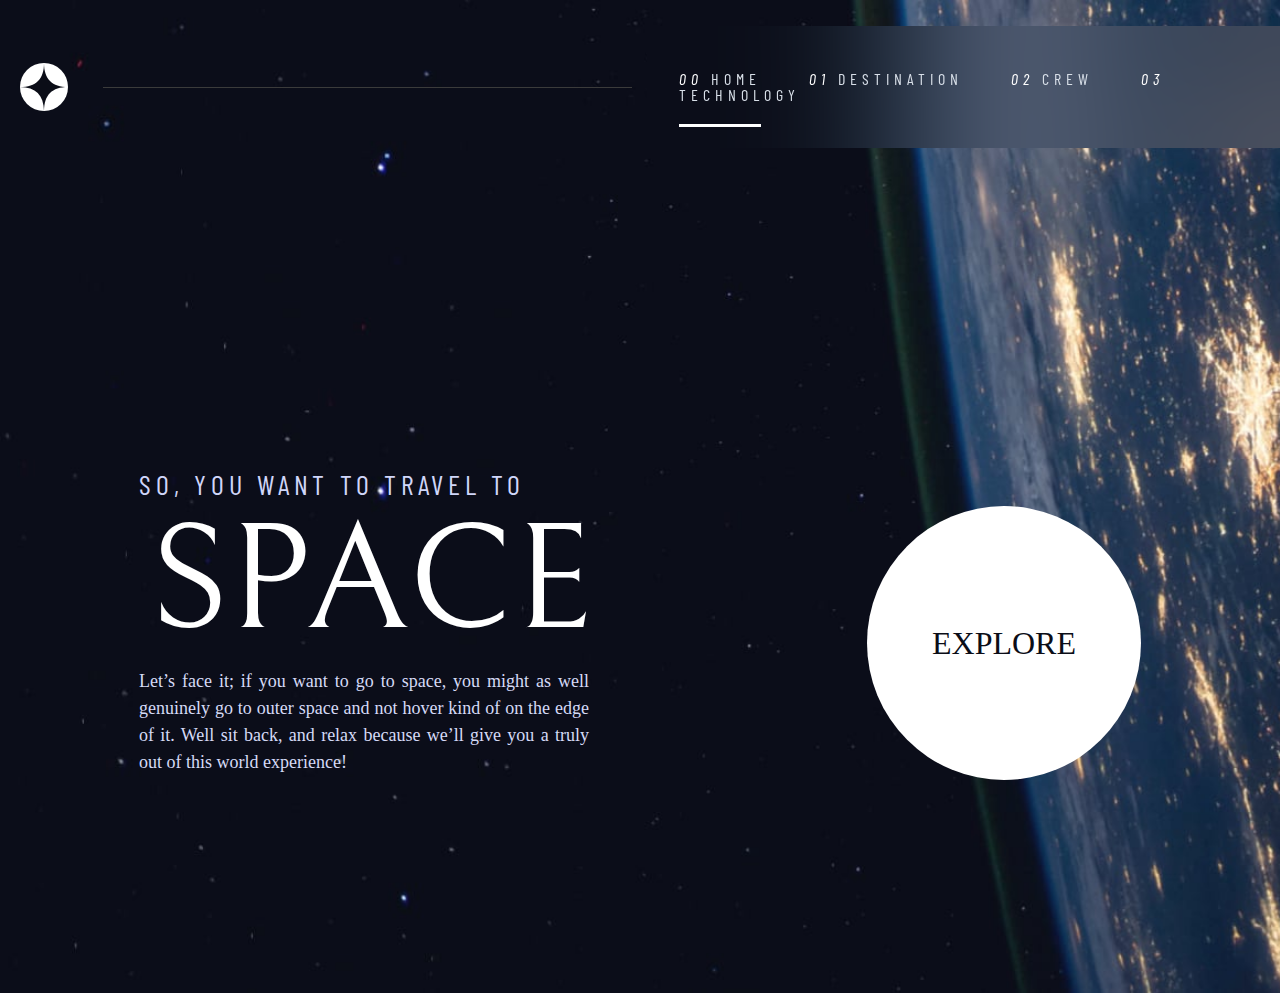
<file: starter-code/index.html>
<!DOCTYPE html>
<html lang="en">
<head>
  <meta charset="UTF-8">
  <meta name="viewport" content="width=device-width, initial-scale=1.0">

  <link rel="icon" type="image/png" sizes="32x32" href="./assets/favicon-32x32.png">
  <link rel="preconnect" href="https://fonts.googleapis.com">
  <link rel="preconnect" href="https://fonts.gstatic.com" crossorigin>
  <link href="https://fonts.googleapis.com/css2?family=Barlow+Condensed:wght@400;700&family=Bellefair&display=swap" rel="stylesheet">
  <link rel="stylesheet" href="./componentes/reset css.css">
  <link rel="stylesheet" href="./componentes/styles.css">
  
  <title>Frontend Mentor | Space tourism website</title>
</head>
<body>
  <header>
    <img src="./assets/shared/logo.svg" alt="logo" class="logo">
    <div class="linha-branca"></div>
      <div class="dropdown">
        <button class="dropbtn"><img src="./assets/shared/icon-hamburger.svg" alt="icone menu" class="dropbtn"></button>
          <div class="list dropdown-content">
          <a href="./index.html" class="list__item" id="home"><span>00</span> Home</a>
          <a href="./destination-moon.html" class="list__item"><span>01</span> Destination</a>
          <a href="./crew-commander.html" class="list__item"><span>02</span> Crew</a>
          <a href="./technology-vehicle.html" class="list__item"><span>03</span> Technology</a>
          </div>
      </div>
  </header>
  <div class="container">
      <div class="conteudo__texto">
        <p class="travel">So, you want to travel to</p>
          <span class="space">Space</span>
          <p class="text">Let’s face it; if you want to go to space, you might as well genuinely go to 
          outer space and not hover kind of on the edge of it. Well sit back, and relax 
          because we’ll give you a truly out of this world experience!</p>
      </div>
      <a href="./destination-moon.html" class="botao__explore">Explore</a>
  </div>
</body>
</html>
</file>
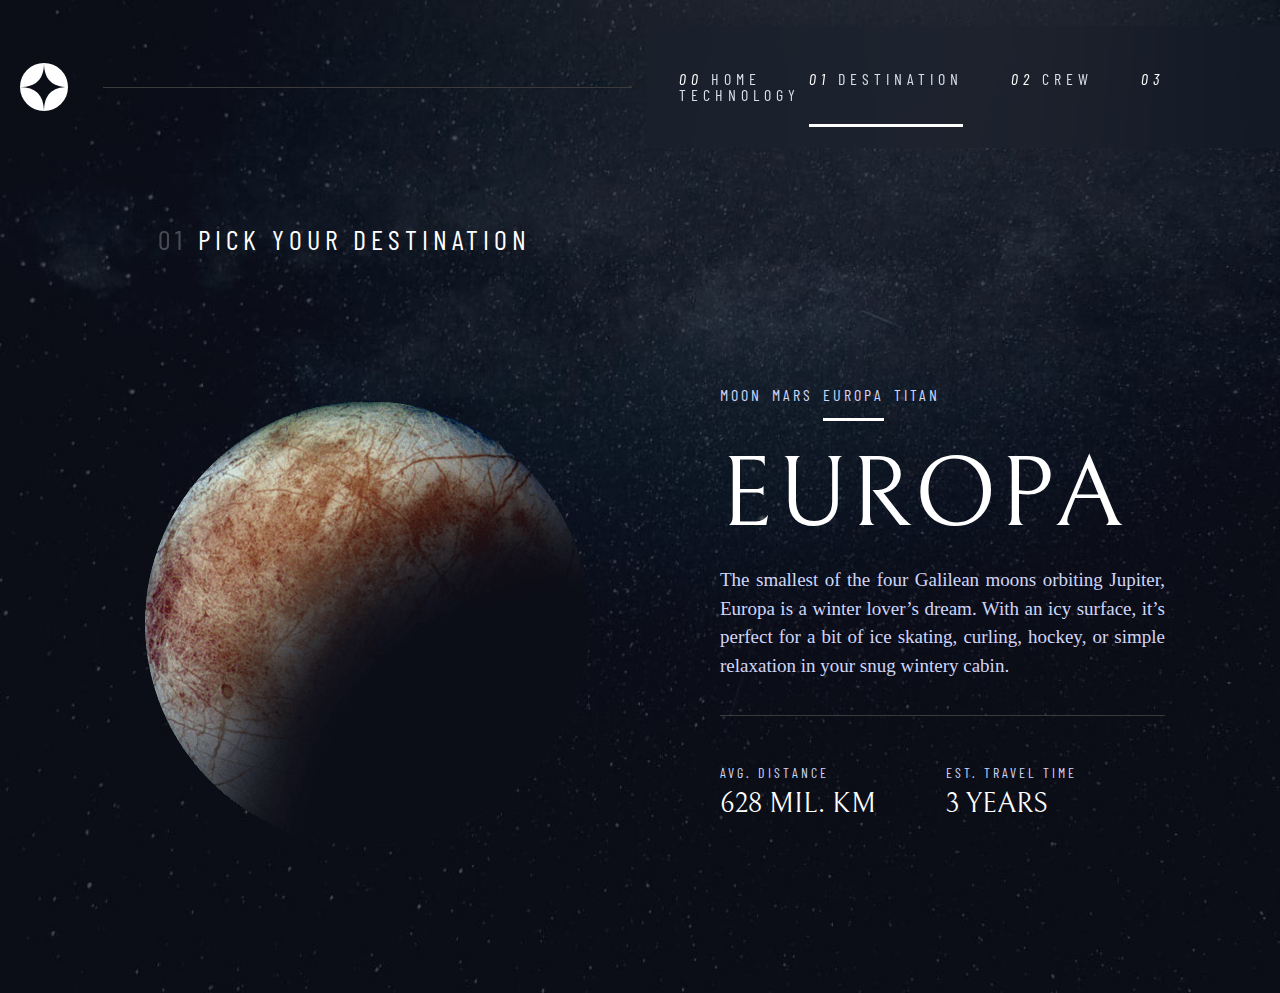
<file: starter-code/destination-europa.html>
<!DOCTYPE html>
<html lang="en">
<head>
  <meta charset="UTF-8">
  <meta name="viewport" content="width=device-width, initial-scale=1.0">

  <link rel="icon" type="image/png" sizes="32x32" href="./assets/favicon-32x32.png">
  <link rel="preconnect" href="https://fonts.googleapis.com">
  <link rel="preconnect" href="https://fonts.gstatic.com" crossorigin>
  <link href="https://fonts.googleapis.com/css2?family=Barlow+Condensed:wght@400;700&family=Bellefair&display=swap" rel="stylesheet">
  <link rel="stylesheet" href="./componentes/reset css.css">
  <link rel="stylesheet" href="./componentes/planetas.css">
  
  <title>Frontend Mentor | Space tourism website</title>
</head>
<body>
  <header>
    <img src="./assets/shared/logo.svg" alt="logo" class="logo">
    <div class="linha-branca"></div>
    <div class="dropdown">
      <button class="dropbtn"><img src="./assets/shared/icon-hamburger.svg" alt="icone menu" class="dropbtn"></button>
        <div class="list dropdown-content">
        <a href="./index.html" class="list__item" id="home"><span>00</span> Home</a>
        <a href="./destination-moon.html" class="list__item" id="destination"><span>01</span> Destination</a>
        <a href="./crew-commander.html" class="list__item"><span>02</span> Crew</a>
        <a href="./technology-vehicle.html" class="list__item"><span>03</span> Technology</a>
        </div>
    </div>
  </header>
  <h1 class="h1"><span class="h1__01">01</span> Pick your destination </h1>
      <div class="container">
          <img src="./assets/destination/image-europa.png" alt="picture of the planet moon" class="planet">
          <div class="conteudo">
            <div class="list--planet">
              <a href="./destination-moon.html" class="list__planet">Moon</a>
              <a href="./destination-mars.html" class="list__planet">Mars</a>
              <a href="#" class="list__planet" id="destination">Europa</a>
              <a href="./destination-titan.html" class="list__planet">Titan</a>
            </div>
            <span class="name__planet">Europa</span>
            <p class="description">The smallest of the four Galilean moons orbiting Jupiter, Europa is a 
              winter lover’s dream. With an icy surface, it’s perfect for a bit of 
              ice skating, curling, hockey, or simple relaxation in your snug 
              wintery cabin.</p>
            <div class="linha-branca2"></div>
            <div class="conteudo__distravel">
              <div class="conteudo__distance">
                <span class="distance">Avg. distance</span>
                <span class="distance__number">628 mil. km</span>
              </div>
              <div class="conteudo__travel">
                <span class="travel">Est. travel time</span>
                <span class="travel__time">3 years</span>
              </div>
            </div>
        </div>
      </div>
</body>
</html>
</file>
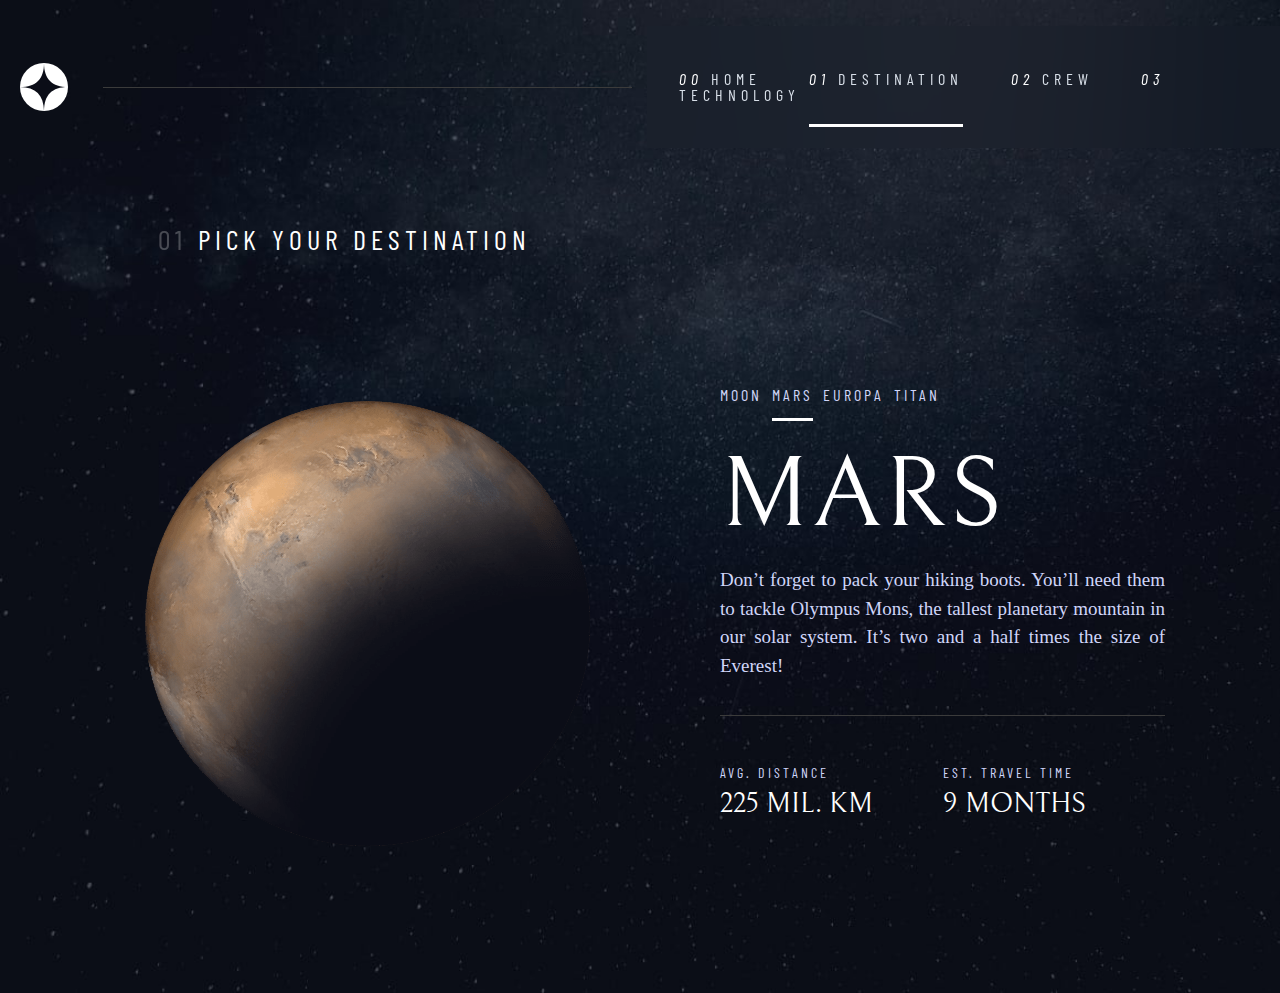
<file: starter-code/destination-mars.html>
<!DOCTYPE html>
<html lang="en">
<head>
  <meta charset="UTF-8">
  <meta name="viewport" content="width=device-width, initial-scale=1.0">

  <link rel="icon" type="image/png" sizes="32x32" href="./assets/favicon-32x32.png">
  <link rel="preconnect" href="https://fonts.googleapis.com">
  <link rel="preconnect" href="https://fonts.gstatic.com" crossorigin>
  <link href="https://fonts.googleapis.com/css2?family=Barlow+Condensed:wght@400;700&family=Bellefair&display=swap" rel="stylesheet">
  <link rel="stylesheet" href="./componentes/reset css.css">
  <link rel="stylesheet" href="./componentes/planetas.css">
  
  <title>Frontend Mentor | Space tourism website</title>
</head>
<body>

  <header>
    <img src="./assets/shared/logo.svg" alt="logo" class="logo">
    <div class="linha-branca"></div>
    <div class="dropdown">
      <button class="dropbtn"><img src="./assets/shared/icon-hamburger.svg" alt="icone menu" class="dropbtn"></button>

        <div class="list dropdown-content">
        <a href="./index.html" class="list__item" id="home"><span>00</span> Home</a>
        <a href="./destination-moon.html" class="list__item" id="destination"><span>01</span> Destination</a>
        <a href="./crew-commander.html" class="list__item"><span>02</span> Crew</a>
        <a href="./technology-vehicle.html" class="list__item"><span>03</span> Technology</a>
        </div>
        
    </div>
  </header>
  <h1 class="h1"><span class="h1__01">01</span> Pick your destination </h1>
      <div class="container">
          <img src="./assets/destination/image-mars.png" alt="picture of the planet moon" class="planet">
          <div class="conteudo">
            <div class="list--planet">
              <a href="./destination-moon.html" class="list__planet">Moon</a>
              <a href="#" class="list__planet" id="destination">Mars</a>
              <a href="./destination-europa.html" class="list__planet">Europa</a>
              <a href="./destination-titan.html" class="list__planet">Titan</a>
            </div>
            <span class="name__planet">Mars</span>
            <p class="description">Don’t forget to pack your hiking boots. You’ll need them to tackle Olympus Mons, 
              the tallest planetary mountain in our solar system. It’s two and a half times 
              the size of Everest!</p>
            <div class="linha-branca2"></div>
            <div class="conteudo__distravel">
              <div class="conteudo__distance">
                <span class="distance">Avg. distance</span>
                <span class="distance__number">225 mil. km</span>
              </div>
              <div class="conteudo__travel">
                <span class="travel">Est. travel time</span>
                <span class="travel__time">9 months</span>
              </div>
            </div>
        </div>
      </div>
</body>
</html>
</file>
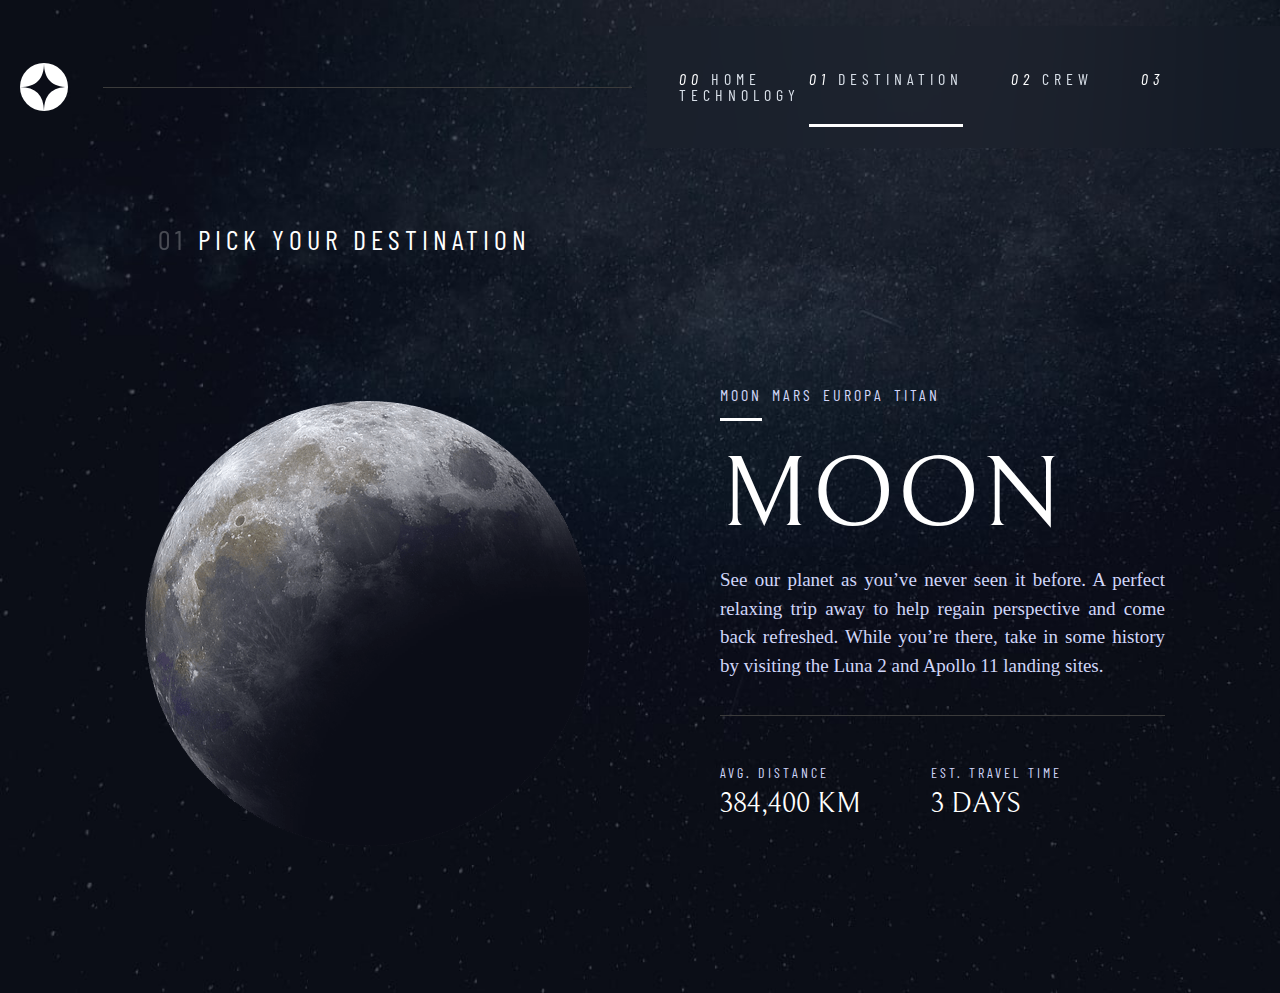
<file: starter-code/destination-moon.html>
<!DOCTYPE html>
<html lang="en">
<head>
  <meta charset="UTF-8">
  <meta name="viewport" content="width=device-width, initial-scale=1.0">

  <link rel="icon" type="image/png" sizes="32x32" href="./assets/favicon-32x32.png">
  <link rel="preconnect" href="https://fonts.googleapis.com">
  <link rel="preconnect" href="https://fonts.gstatic.com" crossorigin>
  <link href="https://fonts.googleapis.com/css2?family=Barlow+Condensed:wght@400;700&family=Bellefair&display=swap" rel="stylesheet">
  <link rel="stylesheet" href="./componentes/reset css.css">
  <link rel="stylesheet" href="./componentes/planetas.css">
  
  <title>Frontend Mentor | Space tourism website</title>
</head>
<body>
  <header>
    <img src="./assets/shared/logo.svg" alt="logo" class="logo">
    <div class="linha-branca"></div>
    <div class="dropdown">
      <button class="dropbtn"><img src="./assets/shared/icon-hamburger.svg" alt="icone menu" class="dropbtn"></button>
        <div class="list dropdown-content">
        <a href="./index.html" class="list__item" id="home"><span>00</span> Home</a>
        <a href="./destination-moon.html" class="list__item" id="destination"><span>01</span> Destination</a>
        <a href="./crew-commander.html" class="list__item"><span>02</span> Crew</a>
        <a href="./technology-vehicle.html" class="list__item"><span>03</span> Technology</a>
        </div>
    </div>
  </header>

  

  <h1 class="h1"><span class="h1__01">01</span> Pick your destination </h1>
      <div class="container">
        <img src="./assets/destination/image-moon.png" alt="picture of the planet moon" class="planet">
        <div class="conteudo">
          <div class="list--planet">
            <a href="#" class="list__planet" id="destination">Moon</a>
            <a href="./destination-mars.html" class="list__planet">Mars</a>
            <a href="./destination-europa.html" class="list__planet">Europa</a>
            <a href="./destination-titan.html" class="list__planet">Titan</a>
          </div>
          <span class="name__planet">Moon</span>
          <p class="description">See our planet as you’ve never seen it before. A perfect relaxing trip away to help 
          regain perspective and come back refreshed. While you’re there, take in some history 
          by visiting the Luna 2 and Apollo 11 landing sites.</p>
          <div class="linha-branca2"></div>
            <div class="conteudo__distravel">
              <div class="conteudo__distance">
                <span class="distance">Avg. distance</span>
                <span class="distance__number">384,400 km</span>
              </div>
              <div class="conteudo__travel">
                <span class="travel">Est. travel time</span>
                <span class="travel__time">3 days</span>
              </div>
            </div>
        </div>
      </div>
</body>
</html>
</file>
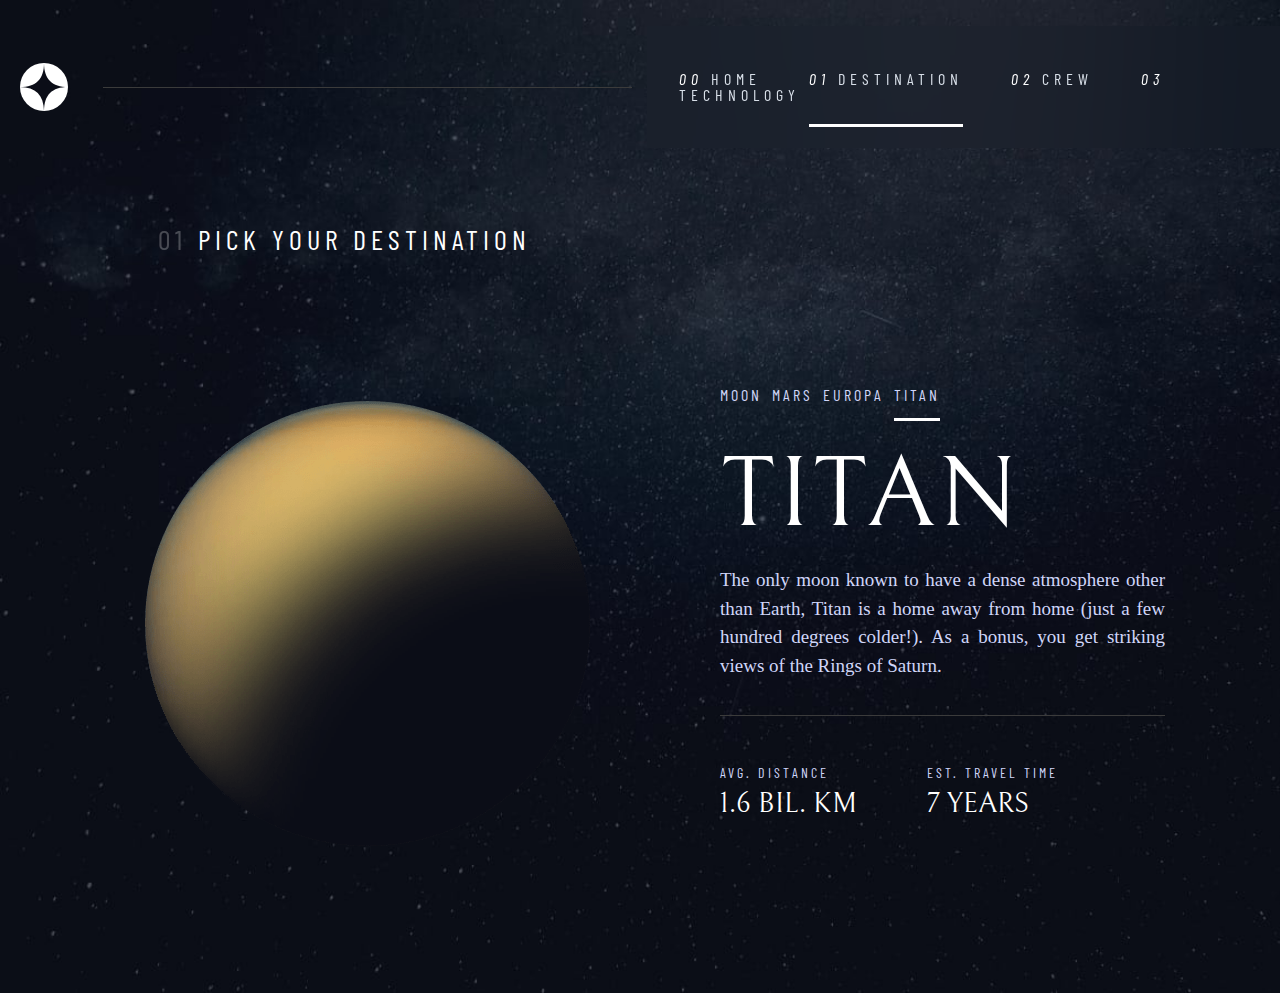
<file: starter-code/destination-titan.html>
<!DOCTYPE html>
<html lang="en">
<head>
  <meta charset="UTF-8">
  <meta name="viewport" content="width=device-width, initial-scale=1.0">

  <link rel="icon" type="image/png" sizes="32x32" href="./assets/favicon-32x32.png">
  <link rel="preconnect" href="https://fonts.googleapis.com">
  <link rel="preconnect" href="https://fonts.gstatic.com" crossorigin>
  <link href="https://fonts.googleapis.com/css2?family=Barlow+Condensed:wght@400;700&family=Bellefair&display=swap" rel="stylesheet">
  <link rel="stylesheet" href="./componentes/reset css.css">
  <link rel="stylesheet" href="./componentes/planetas.css">
  
  <title>Frontend Mentor | Space tourism website</title>
</head>
<body>

  <header>
    <img src="./assets/shared/logo.svg" alt="logo" class="logo">
    <div class="linha-branca"></div>
    <div class="dropdown">
      <button class="dropbtn"><img src="./assets/shared/icon-hamburger.svg" alt="icone menu" class="dropbtn"></button>
        <div class="list dropdown-content">
        <a href="./index.html" class="list__item"><span>00</span> Home</a>
        <a href="./destination-moon.html" class="list__item" id="destination"><span>01</span> Destination</a>
        <a href="./crew-commander.html" class="list__item"><span>02</span> Crew</a>
        <a href="./technology-vehicle.html" class="list__item"><span>03</span> Technology</a>
        </div>
    </div>
  </header>
  <h1 class="h1"><span class="h1__01">01</span> Pick your destination </h1>
      <div class="container">
          <img src="./assets/destination/image-titan.png" alt="picture of the planet moon" class="planet">
          <div class="conteudo">
            <div class="list--planet">
              <a href="./destination-moon.html" class="list__planet">Moon</a>
              <a href="./destination-mars.html" class="list__planet">Mars</a>
              <a href="./destination-europa.html" class="list__planet">Europa</a>
              <a href="#" class="list__planet" id="destination">Titan</a>
            </div>
            <span class="name__planet">Titan</span>
            <p class="description">The only moon known to have a dense atmosphere other than Earth, Titan 
              is a home away from home (just a few hundred degrees colder!). As a 
              bonus, you get striking views of the Rings of Saturn.</p>

            <div class="linha-branca2"></div>
            <div class="conteudo__distravel">
              <div class="conteudo__distance">
                <span class="distance">Avg. distance</span>
                <span class="distance__number">1.6 bil. km</span>
              </div>
              <div class="conteudo__travel">
                <span class="travel">Est. travel time</span>
                <span class="travel__time">7 years</span>
              </div>
            </div>
        </div>
      </div>
</body>
</html>
</file>
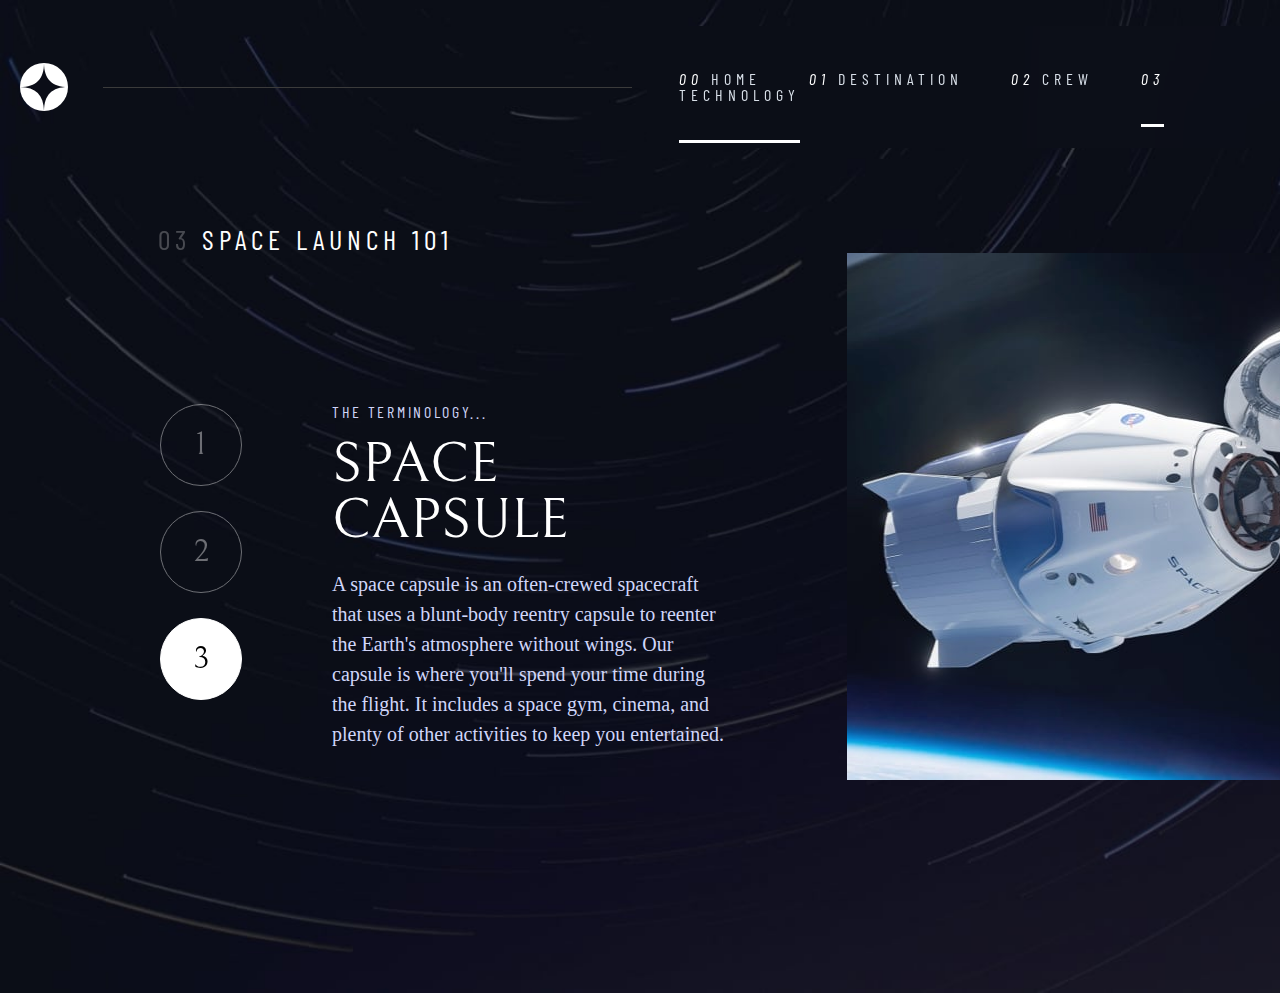
<file: starter-code/technology-capsule.html>
<!DOCTYPE html>
<html lang="en">
<head>
  <meta charset="UTF-8">
  <meta name="viewport" content="width=device-width, initial-scale=1.0">

  <link rel="icon" type="image/png" sizes="32x32" href="./assets/favicon-32x32.png">
  <link rel="preconnect" href="https://fonts.googleapis.com">
  <link rel="preconnect" href="https://fonts.gstatic.com" crossorigin>
  <link href="https://fonts.googleapis.com/css2?family=Barlow+Condensed:wght@400;700&family=Bellefair&display=swap" rel="stylesheet">
  <link rel="stylesheet" href="./componentes/reset css.css">
  <link rel="stylesheet" href="./componentes/technology.css">
  
  <title>Frontend Mentor | Space tourism website</title>
</head>
<body>
  <header>
    <img src="./assets/shared/logo.svg" alt="logo" class="logo">
    <div class="linha-branca"></div>
    <div class="dropdown">
      <button class="dropbtn"><img src="./assets/shared/icon-hamburger.svg" alt="icone menu" class="dropbtn"></button>
        <div class="list dropdown-content">
        <a href="./index.html" class="list__item"><span>00</span> Home</a>
        <a href="./destination-moon.html" class="list__item"><span>01</span> Destination</a>
        <a href="./crew-commander.html" class="list__item"><span>02</span> Crew</a>
        <a href="./technology-vehicle.html" class="list__item" id="tech"><span>03</span> Technology</a>
        </div>
    </div>
  </header>
  <h2 class="h2"><span class="h2__01">03</span> Space launch 101</h2>
  <div class="container">
      <ul class="tech_list">
        <li><a href="./technology-vehicle.html" class="tech__item">1</a></li>
        <li><a href="./technology-spaceport.html" class="tech__item">2</a></li>
        <li><a href="./technology-capsule.html" class="tech__item" id="ativo">3</a></li>
      </ul>
      <div class="conteudo">
        <span class="therm">The terminology...</span>
        <h1 class="nome__fog">Space capsule</h1>
        <p class="descricao__fog">A space capsule is an often-crewed spacecraft that uses a blunt-body reentry 
          capsule to reenter the Earth's atmosphere without wings. Our capsule is where 
          you'll spend your time during the flight. It includes a space gym, cinema, 
          and plenty of other activities to keep you entertained.</p>
      </div>
      <div class="img__fog3"></div>
  </div>
</body>
</html>
</file>
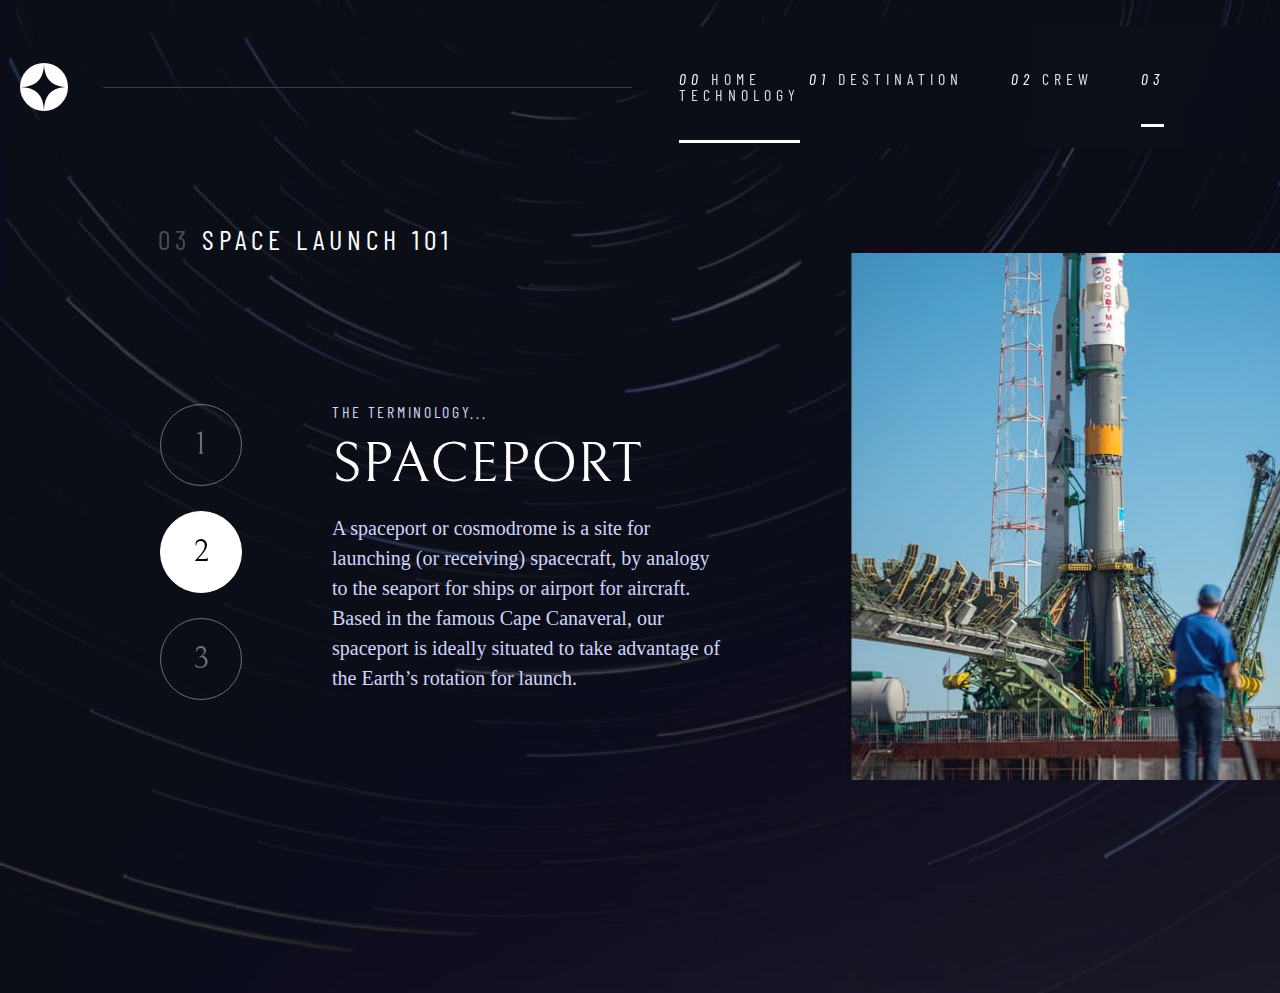
<file: starter-code/technology-spaceport.html>
<!DOCTYPE html>
<html lang="en">
<head>
  <meta charset="UTF-8">
  <meta name="viewport" content="width=device-width, initial-scale=1.0">

  <link rel="icon" type="image/png" sizes="32x32" href="./assets/favicon-32x32.png">
  <link rel="preconnect" href="https://fonts.googleapis.com">
  <link rel="preconnect" href="https://fonts.gstatic.com" crossorigin>
  <link href="https://fonts.googleapis.com/css2?family=Barlow+Condensed:wght@400;700&family=Bellefair&display=swap" rel="stylesheet">
  <link rel="stylesheet" href="./componentes/reset css.css">
  <link rel="stylesheet" href="./componentes/technology.css">
  
  <title>Frontend Mentor | Space tourism website</title>
</head>
<body>
  <header>
    <img src="./assets/shared/logo.svg" alt="logo" class="logo">
    <div class="linha-branca"></div>
    <div class="dropdown">
      <button class="dropbtn"><img src="./assets/shared/icon-hamburger.svg" alt="icone menu" class="dropbtn"></button>
        <div class="list dropdown-content">
        <a href="./index.html" class="list__item" id="home"><span>00</span> Home</a>
        <a href="./destination-moon.html" class="list__item"><span>01</span> Destination</a>
        <a href="./crew-commander.html" class="list__item"><span>02</span> Crew</a>
        <a href="./technology-vehicle.html" class="list__item" id="tech"><span>03</span> Technology</a>
        </div>
    </div>
  </header>
  <h2 class="h2"><span class="h2__01">03</span> Space launch 101</h2>
  <div class="container">
      <ul class="tech_list">
        <li><a href="./technology-vehicle.html" class="tech__item">1</a></li>
        <li><a href="./technology-spaceport.html" class="tech__item" id="ativo">2</a></li>
        <li><a href="./technology-capsule.html" class="tech__item">3</a></li>
      </ul>
      <div class="conteudo">
        <span class="therm">The terminology...</span>
        <h1 class="nome__fog">Spaceport</h1>
        <p class="descricao__fog"> A spaceport or cosmodrome is a site for launching (or receiving) spacecraft, 
          by analogy to the seaport for ships or airport for aircraft. Based in the 
          famous Cape Canaveral, our spaceport is ideally situated to take advantage 
          of the Earth’s rotation for launch.</p>
      </div>
      <div class="img__fog2"></div>
  </div>
</body>
</html>
</file>
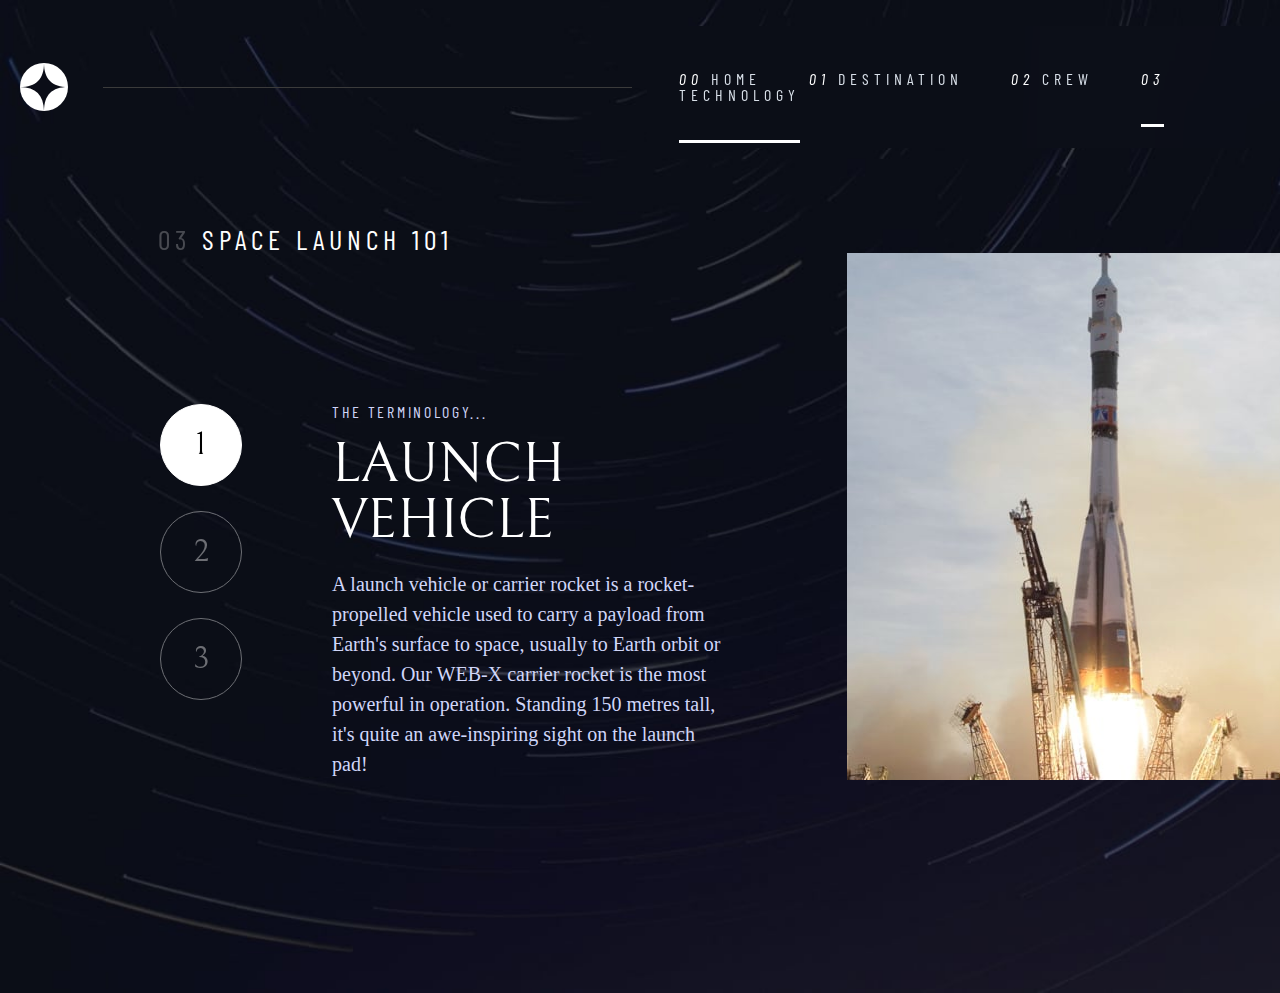
<file: starter-code/technology-vehicle.html>
<!DOCTYPE html>
<html lang="en">
<head>
  <meta charset="UTF-8">
  <meta name="viewport" content="width=device-width, initial-scale=1.0">

  <link rel="icon" type="image/png" sizes="32x32" href="./assets/favicon-32x32.png">
  <link rel="preconnect" href="https://fonts.googleapis.com">
  <link rel="preconnect" href="https://fonts.gstatic.com" crossorigin>
  <link href="https://fonts.googleapis.com/css2?family=Barlow+Condensed:wght@400;700&family=Bellefair&display=swap" rel="stylesheet">
  <link rel="stylesheet" href="./componentes/reset css.css">
  <link rel="stylesheet" href="./componentes/technology.css">
  
  <title>Frontend Mentor | Space tourism website</title>
</head>
<body>
  <header>
    <img src="./assets/shared/logo.svg" alt="logo" class="logo">
    <div class="linha-branca"></div>
    <div class="dropdown">
      <button class="dropbtn"><img src="./assets/shared/icon-hamburger.svg" alt="icone menu" class="dropbtn"></button>
        <div class="list dropdown-content">
        <a href="./index.html" class="list__item" id="home"><span>00</span> Home</a>
        <a href="./destination-moon.html" class="list__item"><span>01</span> Destination</a>
        <a href="./crew-commander.html" class="list__item"><span>02</span> Crew</a>
        <a href="./technology-vehicle.html" class="list__item" id="tech"><span>03</span> Technology</a>
        </div>
    </div>
  </header>
  <h2 class="h2"><span class="h2__01">03</span> Space launch 101</h2>
  <div class="container">
      <ul class="tech_list">
        <li><a href="./technology-vehicle.html" class="tech__item" id="ativo">1</a></li>
        <li><a href="./technology-spaceport.html" class="tech__item">2</a></li>
        <li><a href="./technology-capsule.html" class="tech__item">3</a></li>
      </ul>
      <div class="conteudo">
        <span class="therm">The terminology...</span>
        <h1 class="nome__fog">Launch vehicle</h1>
        <p class="descricao__fog">A launch vehicle or carrier rocket is a rocket-propelled vehicle used to carry a 
          payload from Earth's surface to space, usually to Earth orbit or beyond. Our 
          WEB-X carrier rocket is the most powerful in operation. Standing 150 metres tall, 
          it's quite an awe-inspiring sight on the launch pad!</p>
      </div>
      <div class="img__fog"></div>
  </div>
</body>
</html>
</file>
<file: starter-code/componentes/styles.css>
body {
    background-image: url(./../assets/home/background-home-desktop.jpg);
    background-repeat:no-repeat;
    background-size: cover;

    padding-top: 26px;
}

/* CABEÇALHO DA PAGINA */

.dropbtn {
    display: none;
}

header {
    display: flex;
    align-items: center;
}

.logo {
    padding: 20px;
}

.linha-branca {
    width: 600px;
    height: 1px;
    background-color: #3b3b3b;
    margin: 0 15px;

    position: relative;
}


.list {
    padding: 45px 32px;
    
    font-family: "Barlow Condensed", sans-serif;
    font-weight: 400;
    font-size: 16px;
    font-style: normal;
    text-transform: uppercase;
    letter-spacing: 5px;
    backdrop-filter: blur(75px);
}

.list__item {
    padding: 20px 0px 36px;
    margin-right: 40px;
    text-decoration: none;
    color: hsl(214, 26%, 88%);
}

.list__item:hover {
    border-bottom: 3px solid #979797;
}

.list__item:active {
border-bottom: 3px solid #FFFFFF;
}

#home {
    border-bottom: 3px solid #FFFFFF;
}

.list span {
    color: white;
    font-style: oblique;
}


/* CORPO DA PAGINA */

.container {
    display: flex;
    justify-content: space-around;
    align-items: center;
    padding-top: 105px;
    height: 740px;
}

.conteudo__texto {
    display: flex;
    flex-direction: column;
    width: 450px;
}

.travel {
    font-family: "Barlow Condensed", sans-serif;
    font-size: 28px;
    text-transform: uppercase;
    letter-spacing: 4.75px;
    color: #D0D6F9;
}

.space {
    font-family: 'Bellefair';
    font-size: 150px;
    text-transform: uppercase;
    color: white;
    padding: 10px;
}

.text {
    font-family: 'Barlow';
    color: hsl(231, 65%, 90%);
    font-size: 18px;
    text-align:justify;
    line-height: 1.5;
}

.botao__explore {
    display: flex;
    align-items: center;
    justify-content: center;
    margin-top: 40px;
    text-decoration: none;
    color: #0B0D17;
    font-size: 32px;
    text-transform: uppercase;
    text-align: center;
    border-radius: 50%;
    background-color: white;
    width: 274px;
    height: 274px;
}

.botao__explore:hover {
    border: 30px solid #727070;
    transition: 1s;

    width: 220px;
    height: 220px;
}

@media screen and (max-width: 425px) {
    body {
    background-image: url(./../assets/home/background-home-mobile.jpg);
    background-repeat:no-repeat;
    background-size: cover;

    padding-top: 0;
    }

    header {
        justify-content: space-between;
        flex-direction: row-reverse;
    }

    .logo {
        margin-right: 0px;
    }

    .linha-branca {
        display: none;
    }

    .list {
        display: none;
        padding: 0px;
    }

    .list__item {
        margin-right: 0;
    }

    .container {
        flex-direction: column;
        justify-content: center;
        align-items: center;
        padding-top: 41px;
        height: 85vh;
    }

    .conteudo__texto {
        width: 327px;
        text-align: center;
    }

    .travel {
        font-size: 18px;
        
    }

    .space {
        font-size: 80px;
        
    }

    .text {
        font-size: 16px;
        text-align: center;
    }

    .botao__explore {
        width: 150px;
        height: 150px;
        font-size: 20px;
        margin-top: 95px
    }

    .dropbtn {
        display: flex;
        background-color: #0B0D17;
        color: white;
        padding: 0px;
        margin-left: 5px;
        font-size: 16px;
        border: none;
        cursor: pointer;
    
      }
      
      .dropdown {
        position: relative;
        display: inline-block;
      }
      
      .dropdown-content {
        display: none;
        position: absolute;
        background-color: #0B0D17;
        min-width: 160px;
        box-shadow: 0px 8px 16px 0px rgba(0,0,0,0.2);
        z-index: 1;
        transition: 1s;
      }
      
      .dropdown-content a {
        color: #FFFFFF;
        padding: 12px 16px;
        text-decoration: none;
        display: block;
      }
      
      .dropdown-content a:hover {background-color: #f1f1f1}
      
      .dropdown:hover .dropdown-content {
        display: block;
        height: 580px;
        width: 220px;
        filter:opacity(80%)
      }
      
      .dropdown:hover .dropbtn {
        background-color: #0B0D17;
      }
}

@media screen and (min-width: 768px) and (max-width: 1024px) {
    body {
        background-image: url(./../assets/home/background-home-tablet.jpg);
        background-repeat:no-repeat;
        background-size: cover;
    
        padding-top: 0;
    }
    
    header {
        justify-content: space-between;
    }
    
    .linha-branca {
        display: none;
    }

    .list {
        padding: 20px 0px 20px 0px;
    }

    .list__item {
        margin-right: 20px
    }

    .list__item span {
        display: none;
    }

    .container {
        flex-direction: column;
        padding-top: 70px;
        height: 100vh;
    }

    .travel {
        font-size: 20px;
    }

    .text {
        text-align: center;
    }

    .botao__explore {
        width: 242px;
        height: 242px;
    }

    .conteudo__texto {
        width: 61vw;
        align-items: center;
    }
}
</file>
<file: starter-code/componentes/planetas.css>
body {
    background-image: url(./../assets/destination/background-destination-desktop.jpg);
    background-repeat:no-repeat;
    background-size: cover;

    padding-top: 26px;
}

/* CABEÇALHO */

.dropbtn {
    display: none;
}

header {
    display: flex;
    align-items: center;
}

.logo {
    padding: 20px;
}

.linha-branca {
    width: 600px;
    height: 1px;
    background-color: #3b3b3b;
    margin: 0 15px;

    position: relative;
}


.list {
    padding: 45px 32px;
    
    font-family: "Barlow Condensed", sans-serif;
    font-weight: 400;
    font-size: 16px;
    font-style: normal;
    text-transform: uppercase;
    letter-spacing: 5px;
    backdrop-filter: blur(75px);
}

.list__item {
    padding: 20px 0px 36px;
    margin-right: 40px;
    text-decoration: none;
    color: hsl(214, 26%, 88%);
}

.list__item:hover {
    border-bottom: 3px solid #979797;
}

.list__item:active {
border-bottom: 3px solid #FFFFFF;
}

#destination {
    border-bottom: 3px solid #FFFFFF;
}

.list span {
    color: white;
    font-style: oblique;
}

/* PLANETAS */

.h1 {
    font-family: 'Barlow Condensed';
    font-size: 28px;
    text-transform: uppercase;
    letter-spacing: 5px;
    color: white;
    margin-top: 77px;
    margin-left: 158px;
}

.h1__01 {
    font-family: 'Barlow Condensed';
    font-size: 28px;
    color: white;
    filter: opacity(25%);
}

.container {
    display: flex;
    align-items: center;
    padding-left: 145px;
    height: 740px;
}

.planet {
    width: 445px;
    height: 445px;
}

.conteudo {
    display: flex;
    flex-direction: column;
    padding: 30px 130px;
    width: 445px;
    height: 472px;
}


.list--planet {
    display: flex;
    flex-direction: row;
    padding-bottom: 25px;
}

.list__planet {
    font-family: 'Barlow Condensed';
    font-size: 16px;
    text-transform: uppercase;
    text-decoration: none;
    letter-spacing: 3px;
    margin-right: 10px;
    color: #D0D6F9;
    cursor: pointer;
    padding: 0px 0px 15px
}

.list__planet:hover {
    border-bottom: 3px solid #979797;
    color: #FFFFFF;
}

.list__planet:active {
border-bottom: 3px solid white;
}

.name__planet {
    font-family: 'Bellefair';
    font-size: 100px;
    text-transform: uppercase;
    letter-spacing: 3px;
    color: #FFFFFF;
    padding-bottom: 20px;
}

.description {
    font-family: 'Barlow';
    font-size: 19px;
    color: #D0D6F9;
    text-align:justify;
    line-height: 1.5;
    padding-bottom: 35px;
}

.linha-branca2 {
    width: 445px;
    height: 1px;
    background-color: #3b3b3b;
    position: relative;
}

.distance {
    font-family: 'Barlow Condensed';
    font-size: 14px;
    text-transform: uppercase;
    letter-spacing: 3px;
    color: #D0D6F9;
    padding-bottom: 10px;
}

.distance__number {
    font-family: 'Bellefair';
    font-size: 28px;
    text-transform: uppercase;
    color: #FFFFFF;
    
}

.travel {
    font-family: 'Barlow Condensed';
    font-size: 14px;
    text-transform: uppercase;
    letter-spacing: 3px;
    color: #D0D6F9;
    padding-bottom: 10px;
}

.travel__time {
    font-family: 'Bellefair';
    font-size: 28px;
    text-transform: uppercase;
    color: #FFFFFF;
}

.conteudo__distravel {
    display: flex;
    padding-top: 50px;
}

.conteudo__distance {
    display: flex;
    flex-direction: column;
}

.conteudo__travel {
    display: flex;
    flex-direction: column;

    margin-left: 70px;
}

@media screen and (max-width: 425px) {
    body {
    background-image: url(./../assets/destination/background-destination-mobile.jpg);
    background-repeat:no-repeat;
    background-size: cover;

    padding-top: 0;
    }

    header {
        justify-content: space-between;
        flex-direction: row-reverse;
    }

    .logo {
        margin-right: 0px;
    }

    .linha-branca {
        display: none;
    }

    .list {
        display: none;
        padding: 0px;
    }

    .list__item {
        margin-right: 0;
    }

    .dropbtn {
        display: flex;
        background-color: #0B0D17;
        color: white;
        padding: 0px;
        margin-left: 5px;
        font-size: 16px;
        border: none;
        cursor: pointer;
    
    }
      
      .dropdown {
        position: relative;
        display: inline-block;
    }
      
      .dropdown-content {
        display: none;
        position: absolute;
        background-color: #0B0D17;
        min-width: 160px;
        box-shadow: 0px 8px 16px 0px rgba(0,0,0,0.2);
        z-index: 1;
        transition: 1s;
    }
      
      .dropdown-content a {
        color: #FFFFFF;
        padding: 12px 16px;
        text-decoration: none;
        display: block;
    }
      
    .dropdown-content a:hover {background-color: #f1f1f1}
      
    .dropdown:hover .dropdown-content {
        display: block;
        height: 580px;
        width: 220px;
        filter:opacity(80%)
    }
      
    .dropdown:hover .dropbtn {
        background-color: #0B0D17;
    }

      /* resto da pagina */

    .container {
        display: flex;
        flex-direction: column;
        justify-content: center;
        align-items: center;
        padding-left: 0;
        padding-top: 0;
    }

    .h1 {
        font-size: 16px;
        margin-top: 15px;
        margin-left: 0;
        text-align: center;
    }

      .h1__01 {
        font-size: 16px;
    }

      .planet {
        width: 170px;
        height: 170px;
        margin-left: 0;
        margin-bottom: 30px;
        margin-top: 30px;
    }

      .conteudo {
        padding: 0;
        width: 100vw;
        height: 70vh;
    }

    .list--planet {
        justify-content: center;
    }

    .list__planet {
        font-size: 14px;
        margin-right: 20px;
        padding: 0px 4px 15px;
    }   

    .name__planet {
        font-size: 56px;
        text-align: center;
        padding-bottom: 0;
    }

    .description {
        font-size: 18px;
        text-align: center;
        padding: 10px;
        margin-bottom: 15px;
    }

    .linha-branca2 {
        width: 75vw;
        align-self: center;
    }

    .conteudo__distravel {
        flex-direction: column;
        justify-content: center;
        align-items: center;
    }

    .conteudo__distance {
        margin-bottom: 35px;
    }

    .distance {
        text-align: center;
    }

    .conteudo__travel {
        margin-left: 0;
    }

    .travel__time {
        text-align: center;
    }
}

@media screen and (min-width: 768px) and (max-width: 1024px) {
    body {
        background-image: url(./../assets/destination/background-destination-tablet.jpg);
        background-repeat:no-repeat;
        background-size: cover;
    
        padding-top: 0;
        }
    
    header {
        justify-content: space-between;
    }
    
    .linha-branca {
        display: none;
    }

    .list {
        padding: 0;
    }

    .list__item {
        margin-right: 20px
    }

    .list__item span {
        display: none;
    }

    .container {
        flex-direction: column;
        padding-left: 0;
    }

    .h1 {
        margin-left: 20px;
    }

    .planet {
        width: 300px;
        height: 300px;
        margin-bottom: 35px;
    }

    .conteudo {
        padding: 0;
        width: 81vw;
        height: 60vh;
        align-items: center;
    }

    .description {
        text-align: center;
    }

    .linha-branca2 {
        width: 620px;
    }
}
</file>
<file: starter-code/componentes/technology.css>
body {
    background-image: url(./../assets/technology/background-technology-desktop.jpg);
    background-repeat:no-repeat;
    background-size: cover;

    padding-top: 26px;
}

/* CABEÇALHO */

.dropbtn {
    display: none;
}

header {
    display: flex;
    align-items: center;
}

.logo {
    padding: 20px;
}

.linha-branca {
    width: 600px;
    height: 1px;
    background-color: #3b3b3b;
    margin: 0 15px;

    position: relative;
}


.list {
    padding: 45px 32px;
    
    font-family: "Barlow Condensed", sans-serif;
    font-weight: 400;
    font-size: 16px;
    font-style: normal;
    text-transform: uppercase;
    letter-spacing: 5px;
    backdrop-filter: blur(75px);
}

.list__item {
    padding: 20px 0px 36px;
    margin-right: 40px;
    text-decoration: none;
    color: hsl(214, 26%, 88%);
}

.list__item:hover {
    border-bottom: 3px solid #979797;
}

.list__item:active {
border-bottom: 3px solid #FFFFFF;
}

#tech {
    border-bottom: 3px solid #FFFFFF;
}

.list span {
    color: white;
    font-style: oblique;
}

/* MISSEIS */

.container {
    display: flex;
    height: 740px;
}   

.conteudo {
    display: flex;
    flex-direction: column;

    width: 470px;
    height: 303px;

    padding: 151px 10px 10px 80px;
}

.h2 {
    font-family: 'Barlow Condensed';
    font-size: 28px;
    text-transform: uppercase;
    letter-spacing: 5px;
    color: white;
    margin-top: 77px;
    margin-left: 158px;
}

.h2__01 {
    font-family: 'Barlow Condensed';
    font-size: 28px;
    color: white;
    filter: opacity(25%);
}

.tech_list {
    display: flex;
    flex-direction: column;

    padding: 151px 10px 10px 160px;
}

.tech__item {
    display: flex;
    justify-content: center;
    align-items: center;

    font-family: 'Bellefair';
    font-size: 32px;
    text-decoration: none;

    width: 80px;
    height: 80px;

    margin-bottom: 25px;

    background-color: #0B0D17;
    color: #FFFFFF;
    border-radius: 50px;
    border: 1px solid #FFFFFF;
    cursor: pointer;
    filter: opacity(40%);
}

.tech__item:hover {
    background-color: #FFFFFF;
    color: black;
    filter: opacity(100%)
}

.therm {
    font-family: 'Barlow Condensed';
    font-size: 16px;
    text-transform: uppercase;
    color: #D0D6F9;
    letter-spacing: 2.7px;
    margin-bottom: 17px;
}

.nome__fog {
    font-family: 'Bellefair';
    font-size: 56px;
    text-transform: uppercase;
    color: #FFFFFF;
    margin-bottom: 20px;
}

.descricao__fog {
    font-family: 'Barlow';
    font-size: 20px;
    color: #D0D6F9;
    line-height: 1.5;
}

.img__fog {
    background-image: url(./../assets/technology/image-launch-vehicle-portrait.jpg);
    background-repeat: no-repeat;   
    width: 515px;
    height: 527px;
    margin-left: 110px;
}

.img__fog2 {
    background-image: url(./../assets/technology/image-spaceport-portrait.jpg);
    background-repeat: no-repeat;
    background-size: cover;
    width: 515px;
    height: 527px;
    margin-left: 110px;
}

.img__fog3 {
    background-image: url(./../assets/technology/image-space-capsule-portrait.jpg);
    background-repeat: no-repeat;
    background-size: cover;
    width: 515px;
    height: 527px;
    margin-left: 110px;
}

#ativo {
    background-color: #FFFFFF;
    color: black;
    filter: opacity(100%)
}

@media screen and (max-width: 425px) {
    body {
    background-image: url(./../assets/technology/background-technology-mobile.jpg);
    background-repeat:no-repeat;
    background-size: cover;

    padding-top: 0;
    }

    header {
        justify-content: space-between;
        flex-direction: row-reverse;
    }

    .logo {
        margin-right: 0px;
    }

    .linha-branca {
        display: none;
    }

    .list {
        display: none;
        padding: 0px;
    }

    .list__item {
        margin-right: 0;
    }

    .dropbtn {
        display: flex;
        background-color: #0B0D17;
        color: white;
        padding: 0px;
        margin-left: 5px;
        font-size: 16px;
        border: none;
        cursor: pointer;
    
    }
      
      .dropdown {
        position: relative;
        display: inline-block;
    }
      
      .dropdown-content {
        display: none;
        position: absolute;
        background-color: #0B0D17;
        min-width: 160px;
        box-shadow: 0px 8px 16px 0px rgba(0,0,0,0.2);
        z-index: 1;
        transition: 1s;
    }
      
      .dropdown-content a {
        color: #FFFFFF;
        padding: 12px 16px;
        text-decoration: none;
        display: block;
    }
      
    .dropdown-content a:hover {background-color: #f1f1f1}
      
    .dropdown:hover .dropdown-content {
        display: block;
        height: 580px;
        width: 220px;
        filter:opacity(80%)
    }
      
    .dropdown:hover .dropbtn {
        background-color: #0B0D17;
    }

    /* resto da pagina */

    .container {
        display: flex;
        flex-direction: column;
    }

    .tech_list {
        display: flex;
        flex-direction: row;
        padding: 0;
        align-self: center;
        order: 2;
    }

    .tech__item {
        width: 40px;
        height: 40px;
        font-size: 16px;
        margin-left: 15px;
    }

    .conteudo {
        width: 100vw;
        height: 50vh;
        padding: 0;
        align-items: center;
        order: 3;
    }

    .h2 {
        margin-top: 0;
        margin-left: 0;
        font-size: 16px;
        text-align: center;
        padding: 15px 0px 25px 0px;
    }

    .h2__01 {
        font-size: 16px;
    }

    .img__fog {
        background-image: url(./../assets/technology/image-launch-vehicle-landscape.jpg);
        background-repeat: no-repeat;
        background-size: cover;
        width: 100vw;
        height: 170px;
        margin-left: 0;
        margin-bottom: 20px;
        padding: 0;
        order: 1;
    }

    .img__fog2 {
        background-image: url(./../assets/technology/image-spaceport-landscape.jpg);
        background-repeat: no-repeat;
        background-size: cover;
        width: 100vw;
        height: 170px;
        margin-left: 0;
        margin-bottom: 20px;
        padding: 0;
        order: 1;
    }

    .img__fog3 {
        background-image: url(./../assets/technology/image-space-capsule-landscape.jpg);
        background-repeat: no-repeat;
        background-size: cover;
        width: 100vw;
        height: 170px;
        margin-left: 0;
        margin-bottom: 20px;
        padding: 0;
        order: 1;
    }

    .therm {
        font-size: 14px;
    }

    .nome__fog {
        font-size: 27px;
    }

    .descricao__fog {
        font-size: 17px;
        text-align: center;
        padding: 10px;
    }
}

@media screen and (min-width: 768px) and (max-width: 1024px) {
    body {
        background-image: url(./../assets/technology/background-technology-tablet.jpg);
        background-repeat:no-repeat;
        background-size: cover;
    
        padding-top: 0;
    }
    
    header {
        justify-content: space-between;
    }
    
    .linha-branca {
        display: none;
    }

    .list {
        padding: 20px 0px 20px 0px;
    }

    .list__item {
        margin-right: 20px
    }

    .list__item span {
        display: none;
    }

    .container {
        flex-direction: column-reverse;
        justify-content: center;
        align-items: center;
    }

    .img__fog {
        background-image: url(./../assets/technology/image-launch-vehicle-landscape.jpg);
        background-repeat: no-repeat;
        background-size: cover;
        width: 100vw;
        height: 100;
        margin-left: 0;
        margin-bottom: 20px;
        padding: 0;
        order: 1;
    }
    .img__fog2 {
        background-image: url(./../assets/technology/image-spaceport-landscape.jpg);
        background-repeat: no-repeat;
        background-size: cover;
        width: 100vw;
        height: 310px;
        margin-left: 0;
        margin-bottom: 20px;
        padding: 0;
        order: 1;
    }
    .img__fog3 {
        background-image: url(./../assets/technology/image-space-capsule-landscape.jpg);
        background-repeat: no-repeat;
        background-size: cover;
        width: 100vw;
        height: 310px;
        margin-left: 0;
        margin-bottom: 20px;
        padding: 0;
        order: 1;
    }
    .h2 {
        font-size: 20px;
        margin: 50px 0px 50px 20px;
    }

    .h2__01 {
        font-size: 20px;
    }

    .conteudo {
        width: 71vw;
        height: 40vh;
        padding: 0;
        align-items: center;
    }

    .therm {
        order: 2;
    }

    .nome__fog {
        font-size: 40px;
        order: 3;
    }

    .descricao__fog {
        font-size: 16px;
        text-align: center;
        order: 4;
    }

    .tech_list {
        flex-direction: row;
        padding: 30px 0px 25px 0px;
        align-self: center;
        order: 1;
    }

    .tech__item {
        width: 60px;
        height: 60px;
        font-size: 24px;
        margin-left: 25px;
    }
}
</file>
<file: starter-code/componentes/reset css.css>
/* http://meyerweb.com/eric/tools/css/reset/ 
   v2.0 | 20110126
   License: none (public domain)
*/

html, body, div, span, applet, object, iframe,
h1, h2, h3, h4, h5, h6, p, blockquote, pre,
a, abbr, acronym, address, big, cite, code,
del, dfn, em, img, ins, kbd, q, s, samp,
small, strike, strong, sub, sup, tt, var,
b, u, i, center,
dl, dt, dd, ol, ul, li,
fieldset, form, label, legend,
table, caption, tbody, tfoot, thead, tr, th, td,
article, aside, canvas, details, embed, 
figure, figcaption, footer, header, hgroup, 
menu, nav, output, ruby, section, summary,
time, mark, audio, video {
	margin: 0;
	padding: 0;
	border: 0;
	font-size: 100%;
	font: inherit;
	vertical-align: baseline;
}
/* HTML5 display-role reset for older browsers */
article, aside, details, figcaption, figure, 
footer, header, hgroup, menu, nav, section {
	display: block;
}
body {
	line-height: 1;
}
ol, ul {
	list-style: none;
}
blockquote, q {
	quotes: none;
}
blockquote:before, blockquote:after,
q:before, q:after {
	content: '';
	content: none;
}
table {
	border-collapse: collapse;
	border-spacing: 0;
}
</file>
